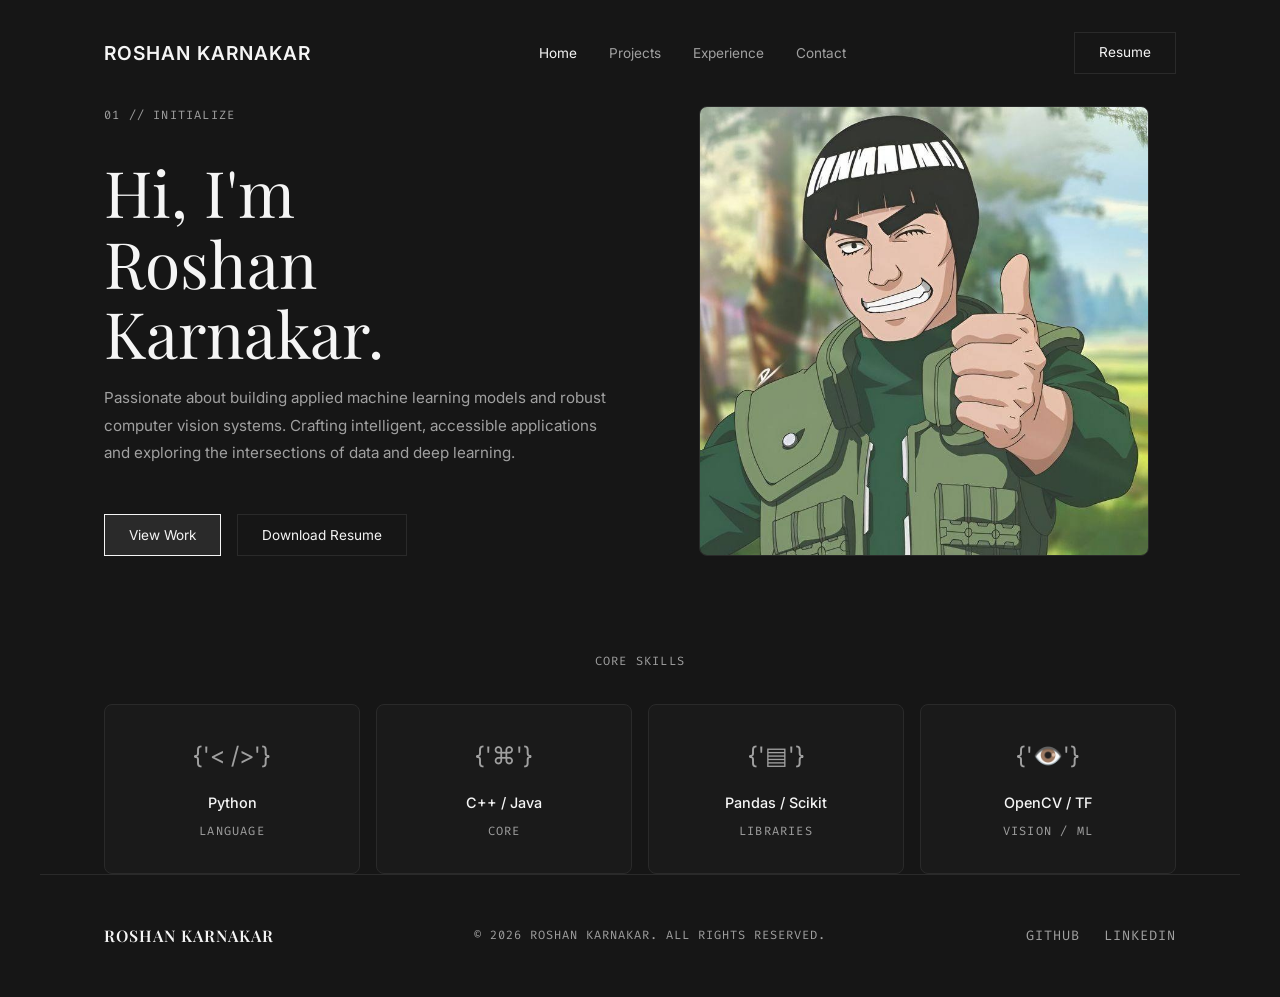
<file: index.html>
<!DOCTYPE html>
<html lang="en">
<head>
<meta charset="UTF-8">
<meta name="viewport" content="width=device-width, initial-scale=1.0">
<title>Roshan Karnakar | Portfolio</title>
<link rel="preconnect" href="https://fonts.googleapis.com">
<link rel="preconnect" href="https://fonts.gstatic.com" crossorigin>
<link href="https://fonts.googleapis.com/css2?family=Playfair+Display:wght@400;600&family=Inter:wght@300;400;500;600&family=Fira+Code:wght@400;500&display=swap" rel="stylesheet">
<link rel="stylesheet" href="style.css">
</head>
<body>

<!-- NAV -->
<nav>
  <a href="index.html" class="nav-logo">Roshan Karnakar</a>
  <ul class="nav-links">
    <li><a href="index.html" class="active">Home</a></li>
    <li><a href="projects.html">Projects</a></li>
    <li><a href="experience.html">Experience</a></li>
    <li><a href="contact.html">Contact</a></li>
  </ul>
  <a href="Roshan_resu.pdf" target="_blank" class="btn-outline">Resume</a>
</nav>

<!-- 01 // INITIALIZE -->
<section id="home" class="container">
  <div class="hero-grid">
    <div>
      <span class="mono section-label">01 // INITIALIZE</span>
      <h1 class="hero-title serif">Hi, I'm <br>Roshan Karnakar.</h1>
      <p class="section-desc">Passionate about building applied machine learning models and robust computer vision systems. Crafting intelligent, accessible applications and exploring the intersections of data and deep learning.</p>
      <div class="hero-buttons">
        <a href="projects.html" class="btn-solid">View Work</a>
        <a href="Roshan_resu.pdf" target="_blank" class="btn-outline">Download Resume</a>
      </div>
    </div>
    <div class="avatar-container zg-element-fast">
      <img src="lee_avatar.jpg" alt="Avatar">
    </div>
  </div>

  <div class="mono core-skills-header">CORE SKILLS</div>
  <div class="core-skills">
    <div class="skill-card zg-element">
      <div class="skill-icon">{'< />'}</div>
      <div class="skill-name">Python</div>
      <div class="mono">LANGUAGE</div>
    </div>
    <div class="skill-card zg-element-reverse">
      <div class="skill-icon">{'⌘'}</div>
      <div class="skill-name">C++ / Java</div>
      <div class="mono">CORE</div>
    </div>
    <div class="skill-card zg-element">
      <div class="skill-icon">{'▤'}</div>
      <div class="skill-name">Pandas / Scikit</div>
      <div class="mono">LIBRARIES</div>
    </div>
    <div class="skill-card zg-element-reverse">
      <div class="skill-icon">{'👁️'}</div>
      <div class="skill-name">OpenCV / TF</div>
      <div class="mono">VISION / ML</div>
    </div>
  </div>
</section>

<!-- FOOTER -->
<footer>
  <div class="ft-logo serif">Roshan Karnakar</div>
  <div class="ft-copy">© 2026 ROSHAN KARNAKAR. ALL RIGHTS RESERVED.</div>
  <div class="ft-links">
    <a href="https://github.com/RoshanKarnakar" target="_blank">GitHub</a>
    <a href="https://www.linkedin.com/in/roshan-karnakar-651619342/" target="_blank">LinkedIn</a>
  </div>
</footer>

</body>
</html>
</file>
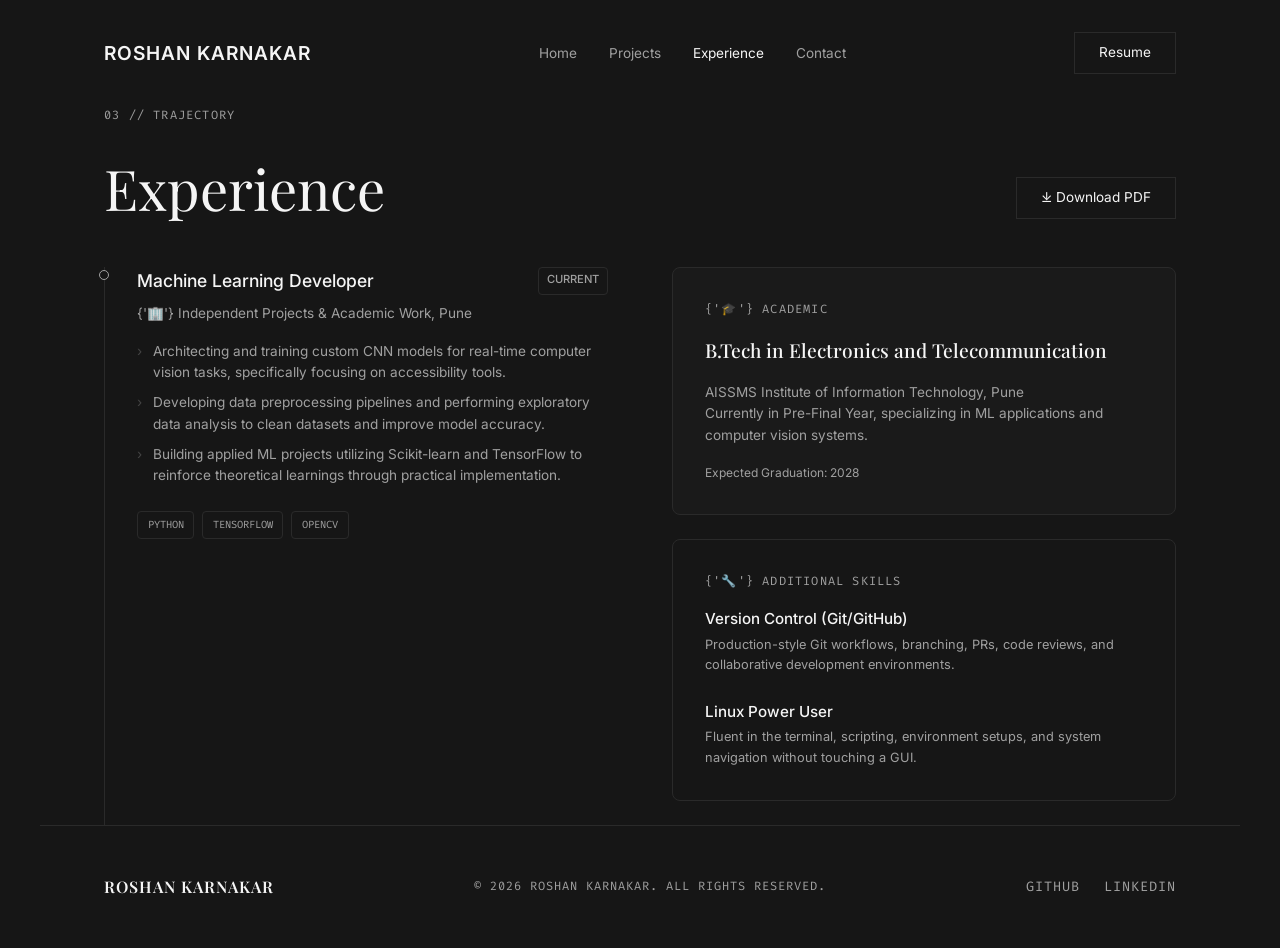
<file: experience.html>
<!DOCTYPE html>
<html lang="en">
<head>
<meta charset="UTF-8">
<meta name="viewport" content="width=device-width, initial-scale=1.0">
<title>Experience | Roshan Karnakar</title>
<link rel="preconnect" href="https://fonts.googleapis.com">
<link rel="preconnect" href="https://fonts.gstatic.com" crossorigin>
<link href="https://fonts.googleapis.com/css2?family=Playfair+Display:wght@400;600&family=Inter:wght@300;400;500;600&family=Fira+Code:wght@400;500&display=swap" rel="stylesheet">
<link rel="stylesheet" href="style.css">
</head>
<body>

<!-- NAV -->
<nav>
  <a href="index.html" class="nav-logo">Roshan Karnakar</a>
  <ul class="nav-links">
    <li><a href="index.html">Home</a></li>
    <li><a href="projects.html">Projects</a></li>
    <li><a href="experience.html" class="active">Experience</a></li>
    <li><a href="contact.html">Contact</a></li>
  </ul>
  <a href="Roshan_resu.pdf" target="_blank" class="btn-outline">Resume</a>
</nav>

<!-- 03 // TRAJECTORY -->
<section id="experience" class="container">
  <div class="traj-header">
    <div>
      <span class="mono section-label">03 // TRAJECTORY</span>
      <h2 class="section-title serif" style="margin-bottom:0;">Experience</h2>
    </div>
    <a href="Roshan_resu.pdf" target="_blank" class="btn-outline">⤓ Download PDF</a>
  </div>
  
  <div class="traj-grid">
    <div class="timeline">
      <div class="tl-item zg-element-reverse">
        <div class="tl-dot"></div>
        <div class="tl-title">Machine Learning Developer <span class="tl-badge">CURRENT</span></div>
        <div class="tl-org">{'🏢'} Independent Projects & Academic Work, Pune</div>
        <ul class="tl-desc">
          <li>Architecting and training custom CNN models for real-time computer vision tasks, specifically focusing on accessibility tools.</li>
          <li>Developing data preprocessing pipelines and performing exploratory data analysis to clean datasets and improve model accuracy.</li>
          <li>Building applied ML projects utilizing Scikit-learn and TensorFlow to reinforce theoretical learnings through practical implementation.</li>
        </ul>
        <div class="tl-tags">
          <span class="pc-tag">PYTHON</span>
          <span class="pc-tag">TENSORFLOW</span>
          <span class="pc-tag">OPENCV</span>
        </div>
      </div>
    </div>
    
    <div>
      <div class="panel-card zg-element">
        <div class="mono" style="margin-bottom:1rem;">{'🎓'} ACADEMIC</div>
        <h4 class="panel-title serif" style="font-size:1.2rem;">B.Tech in Electronics and Telecommunication</h4>
        <p class="panel-desc">AISSMS Institute of Information Technology, Pune<br>Currently in Pre-Final Year, specializing in ML applications and computer vision systems.</p>
        <div class="panel-meta">Expected Graduation: 2028</div>
      </div>
      
      <div class="panel-card zg-element-reverse" style="background: transparent;">
        <div class="mono" style="margin-bottom:1rem;">{'🔧'} ADDITIONAL SKILLS</div>
        
        <div style="margin-bottom:1.5rem;">
          <h5 class="panel-title" style="margin:0 0 0.2rem 0; font-size:0.95rem;">Version Control (Git/GitHub)</h5>
          <p class="panel-desc" style="font-size:0.8rem;">Production-style Git workflows, branching, PRs, code reviews, and collaborative development environments.</p>
        </div>
        
        <div>
          <h5 class="panel-title" style="margin:0 0 0.2rem 0; font-size:0.95rem;">Linux Power User</h5>
          <p class="panel-desc" style="font-size:0.8rem;">Fluent in the terminal, scripting, environment setups, and system navigation without touching a GUI.</p>
        </div>
      </div>
    </div>
  </div>
</section>

<!-- FOOTER -->
<footer>
  <div class="ft-logo serif">Roshan Karnakar</div>
  <div class="ft-copy">© 2026 ROSHAN KARNAKAR. ALL RIGHTS RESERVED.</div>
  <div class="ft-links">
    <a href="https://github.com/RoshanKarnakar" target="_blank">GitHub</a>
    <a href="https://www.linkedin.com/in/roshan-karnakar-651619342/" target="_blank">LinkedIn</a>
  </div>
</footer>

</body>
</html>
</file>
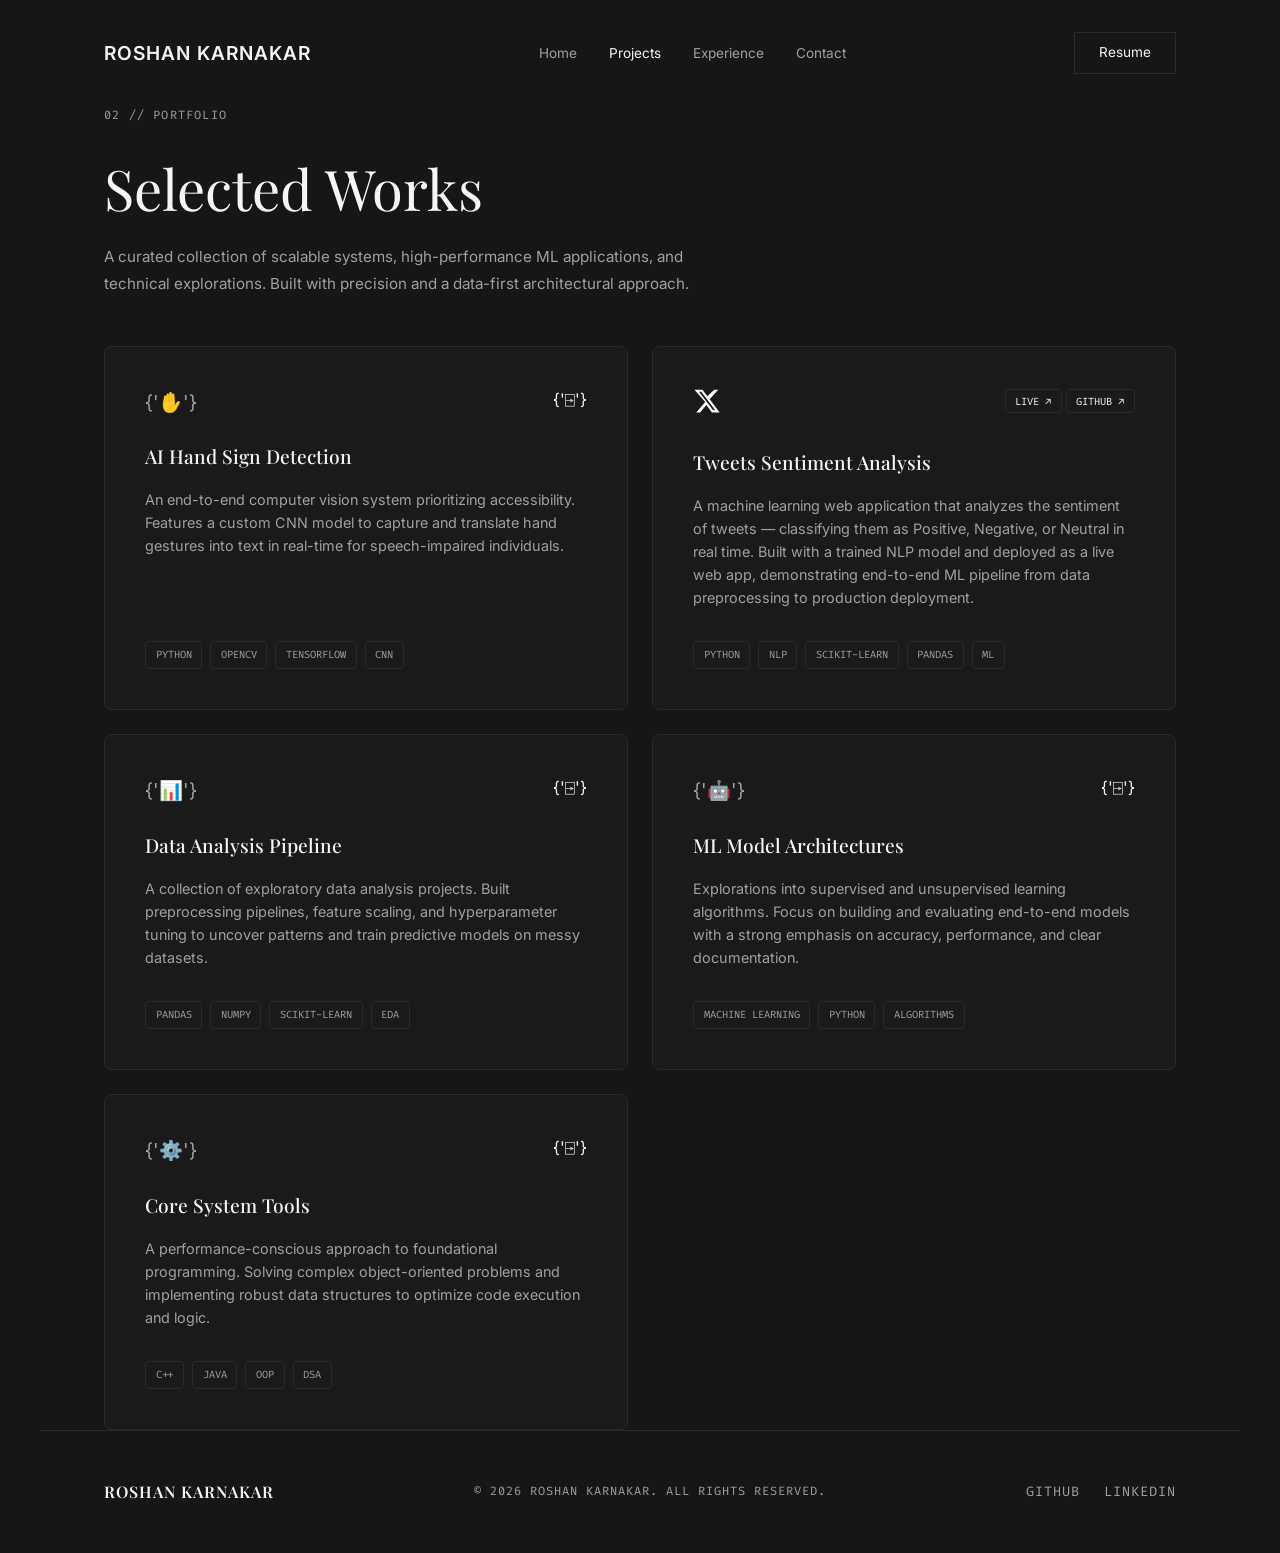
<file: projects.html>
<!DOCTYPE html>
<html lang="en">
<head>
<meta charset="UTF-8">
<meta name="viewport" content="width=device-width, initial-scale=1.0">
<title>Projects | Roshan Karnakar</title>
<link rel="preconnect" href="https://fonts.googleapis.com">
<link rel="preconnect" href="https://fonts.gstatic.com" crossorigin>
<link href="https://fonts.googleapis.com/css2?family=Playfair+Display:wght@400;600&family=Inter:wght@300;400;500;600&family=Fira+Code:wght@400;500&display=swap" rel="stylesheet">
<link rel="stylesheet" href="style.css">
</head>
<body>

<!-- NAV -->
<nav>
  <a href="index.html" class="nav-logo">Roshan Karnakar</a>
  <ul class="nav-links">
    <li><a href="index.html">Home</a></li>
    <li><a href="projects.html" class="active">Projects</a></li>
    <li><a href="experience.html">Experience</a></li>
    <li><a href="contact.html">Contact</a></li>
  </ul>
  <a href="Roshan_resu.pdf" target="_blank" class="btn-outline">Resume</a>
</nav>

<!-- 02 // PORTFOLIO -->
<section id="portfolio" class="container">
  <span class="mono section-label">02 // PORTFOLIO</span>
  <h2 class="section-title serif">Selected Works</h2>
  <p class="section-desc">A curated collection of scalable systems, high-performance ML applications, and technical explorations. Built with precision and a data-first architectural approach.</p>
  
  <div class="portfolio-grid">
    <div class="project-card zg-element">
      <div class="pc-header">
        <div class="pc-icon">{'✋'}</div>
        <div class="pc-links">{'⍈'}</div>
      </div>
      <h3 class="pc-title serif">AI Hand Sign Detection</h3>
      <p class="pc-desc">An end-to-end computer vision system prioritizing accessibility. Features a custom CNN model to capture and translate hand gestures into text in real-time for speech-impaired individuals.</p>
      <div class="pc-tags">
        <span class="pc-tag">PYTHON</span>
        <span class="pc-tag">OPENCV</span>
        <span class="pc-tag">TENSORFLOW</span>
        <span class="pc-tag">CNN</span>
      </div>
    </div>
  <div class="project-card zg-element">
  <div class="pc-header">
    <div class="pc-icon">
      <svg xmlns="http://www.w3.org/2000/svg" viewBox="0 0 24 24" width="28" height="28" fill="white">
        <path d="M18.244 2.25h3.308l-7.227 8.26 8.502 11.24H16.17l-4.714-6.231-5.401 6.231H2.746l7.73-8.835L1.254 2.25H8.08l4.253 5.622 5.911-5.622zm-1.161 17.52h1.833L7.084 4.126H5.117z"/>
      </svg>
    </div>
    <div class="pc-links">
      <a href="https://tweets-sentiment-analysis-j9jz.onrender.com" target="_blank" class="pc-tag" style="text-decoration:none; color:inherit;">LIVE ↗</a>
      <a href="https://github.com/RoshanKarnakar/tweets_Sentiment_Analysis" target="_blank" class="pc-tag" style="text-decoration:none; color:inherit;">GITHUB ↗</a>
    </div>
  </div>
  <h3 class="pc-title serif">Tweets Sentiment Analysis</h3>
  <p class="pc-desc">A machine learning web application that analyzes the sentiment of tweets — classifying them as Positive, Negative, or Neutral in real time. Built with a trained NLP model and deployed as a live web app, demonstrating end-to-end ML pipeline from data preprocessing to production deployment.</p>
  <div class="pc-tags">
    <span class="pc-tag">PYTHON</span>
    <span class="pc-tag">NLP</span>
    <span class="pc-tag">SCIKIT-LEARN</span>
    <span class="pc-tag">PANDAS</span>
    <span class="pc-tag">ML</span>
  </div>
</div>
    <div class="project-card zg-element-reverse">
      <div class="pc-header">
        <div class="pc-icon">{'📊'}</div>
        <div class="pc-links">{'⍈'}</div>
      </div>
      <h3 class="pc-title serif">Data Analysis Pipeline</h3>
      <p class="pc-desc">A collection of exploratory data analysis projects. Built preprocessing pipelines, feature scaling, and hyperparameter tuning to uncover patterns and train predictive models on messy datasets.</p>
      <div class="pc-tags">
        <span class="pc-tag">PANDAS</span>
        <span class="pc-tag">NUMPY</span>
        <span class="pc-tag">SCIKIT-LEARN</span>
        <span class="pc-tag">EDA</span>
      </div>
    </div>
    
    <div class="project-card zg-element">
      <div class="pc-header">
        <div class="pc-icon">{'🤖'}</div>
        <div class="pc-links">{'⍈'}</div>
      </div>
      <h3 class="pc-title serif">ML Model Architectures</h3>
      <p class="pc-desc">Explorations into supervised and unsupervised learning algorithms. Focus on building and evaluating end-to-end models with a strong emphasis on accuracy, performance, and clear documentation.</p>
      <div class="pc-tags">
        <span class="pc-tag">MACHINE LEARNING</span>
        <span class="pc-tag">PYTHON</span>
        <span class="pc-tag">ALGORITHMS</span>
      </div>
    </div>
    
    <div class="project-card zg-element-reverse">
      <div class="pc-header">
        <div class="pc-icon">{'⚙️'}</div>
        <div class="pc-links">{'⍈'}</div>
      </div>
      <h3 class="pc-title serif">Core System Tools</h3>
      <p class="pc-desc">A performance-conscious approach to foundational programming. Solving complex object-oriented problems and implementing robust data structures to optimize code execution and logic.</p>
      <div class="pc-tags">
        <span class="pc-tag">C++</span>
        <span class="pc-tag">JAVA</span>
        <span class="pc-tag">OOP</span>
        <span class="pc-tag">DSA</span>
      </div>
    </div>
  </div>
</section>

<!-- FOOTER -->
<footer>
  <div class="ft-logo serif">Roshan Karnakar</div>
  <div class="ft-copy">© 2026 ROSHAN KARNAKAR. ALL RIGHTS RESERVED.</div>
  <div class="ft-links">
    <a href="https://github.com/RoshanKarnakar" target="_blank">GitHub</a>
    <a href="https://www.linkedin.com/in/roshan-karnakar-651619342/" target="_blank">LinkedIn</a>
  </div>
</footer>

</body>
</html>
</file>
<file: style.css>
:root {
  --bg-dark: #161616;
  --bg-card: #1A1A1A;
  --bg-card-hover: #222222;
  --text-primary: #F5F5F5;
  --text-secondary: #A0A0A0;
  --border: #2A2A2A;
  --border-hover: #444444;
  --accent: #E0E0E0;
  --radius: 8px;

  font-family: 'Inter', sans-serif;
  background-color: var(--bg-dark);
  color: var(--text-primary);
}

* {
  margin: 0;
  padding: 0;
  box-sizing: border-box;
}

html {
  scroll-behavior: smooth;
}

body {
  line-height: 1.6;
  overflow-x: hidden;
}

/* TYPOGRAPHY */
h1,
h2,
h3,
.serif {
  font-family: 'Playfair Display', serif;
  font-weight: 400;
}

.mono {
  font-family: 'Fira Code', monospace;
  font-size: 0.75rem;
  text-transform: uppercase;
  letter-spacing: 0.1em;
  color: var(--text-secondary);
}



/* LAYOUT & UTILS */
.container {
  max-width: 1200px;
  margin: 0 auto;
  padding: 0 5%;
}

section {
  padding: 8rem 0;
}

.section-label {
  margin-bottom: 2rem;
  display: block;
}

.section-title {
  font-size: 3.5rem;
  line-height: 1.1;
  margin-bottom: 1.5rem;
}

.section-desc {
  color: var(--text-secondary);
  max-width: 600px;
  font-size: 0.95rem;
  line-height: 1.8;
  margin-bottom: 3rem;
}

/* NAV */
nav {
  display: flex;
  justify-content: space-between;
  align-items: center;
  padding: 2rem 5%;
  max-width: 1200px;
  margin: 0 auto;
}

.nav-logo {
  font-size: 1.2rem;
  font-weight: 600;
  text-decoration: none;
  color: var(--text-primary);
  text-transform: uppercase;
  letter-spacing: 1px;
}

.nav-links {
  display: flex;
  gap: 2rem;
  list-style: none;
}

.nav-links a {
  text-decoration: none;
  color: var(--text-secondary);
  font-size: 0.85rem;
  transition: color 0.2s;
}

.nav-links a:hover,
.nav-links a.active {
  color: var(--text-primary);
}

.btn-outline {
  border: 1px solid var(--border);
  background: transparent;
  color: var(--text-primary);
  padding: 0.6rem 1.5rem;
  font-size: 0.85rem;
  cursor: pointer;
  transition: all 0.2s;
  text-decoration: none;
  display: inline-flex;
  align-items: center;
  justify-content: center;
  height: 42px;
  line-height: 1;
}

.btn-outline:hover {
  border-color: var(--accent);
  background: var(--border);
}

.btn-solid {
  border: 1px solid var(--text-primary);
  background: var(--border);
  color: var(--text-primary);
  padding: 0.6rem 1.5rem;
  font-size: 0.85rem;
  cursor: pointer;
  transition: all 0.2s;
  text-decoration: none;
  display: inline-flex;
  align-items: center;
  justify-content: center;
  height: 42px;
  line-height: 1;
}

.btn-solid:hover {
  background: var(--text-primary);
  color: var(--bg-dark);
}

/* 01 // INITIALIZE */
.hero-grid {
  display: grid;
  grid-template-columns: 1fr 1fr;
  gap: 4rem;
  align-items: center;
}

.hero-title {
  font-size: 4rem;
  line-height: 1.1;
  margin-bottom: 1rem;
}

.hero-buttons {
  display: flex;
  align-items: center;
  gap: 1rem;
  margin-top: 2rem;
}

.avatar-container {
  width: 100%;
  max-width: 450px;
  aspect-ratio: 1;
  margin: 0 auto;
  background: #000;
  border: 1px solid var(--border);
  border-radius: var(--radius);
  overflow: hidden;
  display: flex;
  align-items: center;
  justify-content: center;
}

.avatar-container img {
  width: 100%;
  height: 100%;
  object-fit: cover;
}

.core-skills-header {
  text-align: center;
  margin: 6rem 0 2rem;
}

.core-skills {
  display: grid;
  grid-template-columns: repeat(4, 1fr);
  gap: 1rem;
}

.skill-card {
  background: var(--bg-card);
  border: 1px solid var(--border);
  padding: 2rem;
  border-radius: var(--radius);
  transition: all 0.3s;
  display: flex;
  flex-direction: column;
  align-items: center;
  justify-content: center;
  text-align: center;
}

.skill-card:hover {
  border-color: var(--border-hover);
  background: var(--bg-card-hover);
}

.skill-icon {
  font-size: 1.5rem;
  margin-bottom: 1rem;
  color: var(--text-secondary);
}

.skill-name {
  font-size: 0.9rem;
  font-weight: 500;
  margin-bottom: 0.5rem;
}

/* 02 // PORTFOLIO */
.portfolio-grid {
  display: grid;
  grid-template-columns: 1fr 1fr;
  gap: 1.5rem;
}

.project-card {
  background: var(--bg-card);
  border: 1px solid var(--border);
  border-radius: var(--radius);
  padding: 2.5rem;
  transition: all 0.3s;
  display: flex;
  flex-direction: column;
}

.project-card:hover {
  border-color: var(--border-hover);
  transform: translateY(-5px);
  background: var(--bg-card-hover);
}

.pc-header {
  display: flex;
  justify-content: space-between;
  align-items: flex-start;
  margin-bottom: 1.5rem;
}

.pc-icon {
  color: var(--text-secondary);
  font-size: 1.2rem;
}

.pc-title {
  font-size: 1.2rem;
  font-weight: 500;
  margin-bottom: 1rem;
}

.pc-desc {
  color: var(--text-secondary);
  font-size: 0.9rem;
  line-height: 1.6;
  margin-bottom: 2rem;
  flex-grow: 1;
}

.pc-tags {
  display: flex;
  gap: 0.5rem;
  flex-wrap: wrap;
}

.pc-tag {
  border: 1px solid var(--border);
  padding: 0.3rem 0.6rem;
  border-radius: 4px;
  font-size: 0.65rem;
  color: var(--text-secondary);
  font-family: 'Fira Code', monospace;
}

/* 03 // TRAJECTORY */
.traj-header {
  display: flex;
  justify-content: space-between;
  align-items: flex-end;
  margin-bottom: 3rem;
}

.traj-grid {
  display: grid;
  grid-template-columns: 1fr 1fr;
  gap: 4rem;
}

.timeline {
  border-left: 1px solid var(--border);
  padding-left: 2rem;
  position: relative;
}

.tl-item {
  position: relative;
  margin-bottom: 3rem;
}

.tl-dot {
  position: absolute;
  left: -2.35rem;
  top: 0.2rem;
  width: 10px;
  height: 10px;
  border-radius: 50%;
  border: 1px solid var(--text-secondary);
  background: var(--bg-dark);
}

.tl-title {
  font-size: 1.1rem;
  font-weight: 500;
  margin-bottom: 0.5rem;
  display: flex;
  justify-content: space-between;
}

.tl-badge {
  font-size: 0.7rem;
  border: 1px solid var(--border);
  padding: 0.2rem 0.5rem;
  border-radius: 4px;
  color: var(--text-secondary);
}

.tl-org {
  font-size: 0.85rem;
  color: var(--text-secondary);
  margin-bottom: 1rem;
  display: flex;
  align-items: center;
  gap: 0.5rem;
}

.tl-desc {
  list-style: none;
}

.tl-desc li {
  position: relative;
  padding-left: 1rem;
  font-size: 0.85rem;
  color: var(--text-secondary);
  margin-bottom: 0.5rem;
  line-height: 1.6;
}

.tl-desc li::before {
  content: '›';
  position: absolute;
  left: 0;
  color: var(--border-hover);
}

.tl-tags {
  display: flex;
  gap: 0.5rem;
  margin-top: 1.5rem;
}

.panel-card {
  background: var(--bg-card);
  border: 1px solid var(--border);
  padding: 2rem;
  border-radius: var(--radius);
  margin-bottom: 1.5rem;
}

.panel-card:hover {
  border-color: var(--border-hover);
  background: var(--bg-card-hover);
}

.panel-title {
  font-size: 1rem;
  font-weight: 500;
  margin: 1rem 0;
}

.panel-desc {
  font-size: 0.85rem;
  color: var(--text-secondary);
  line-height: 1.6;
}

.panel-meta {
  font-size: 0.75rem;
  color: var(--text-secondary);
  margin-top: 1rem;
}

/* 04 // CONTACT */
.contact-grid {
  display: grid;
  grid-template-columns: 1fr 1fr;
  gap: 4rem;
}

.form-card {
  background: var(--bg-card);
  border: 1px solid var(--border);
  padding: 2.5rem;
  border-radius: var(--radius);
}

.form-group {
  margin-bottom: 1.5rem;
}

.form-label {
  display: block;
  font-size: 0.75rem;
  color: var(--text-secondary);
  margin-bottom: 0.5rem;
  text-transform: uppercase;
  letter-spacing: 0.5px;
}

.form-input {
  width: 100%;
  background: transparent;
  border: 1px solid var(--border);
  color: var(--text-primary);
  padding: 0.8rem;
  border-radius: 4px;
  font-family: 'Inter', sans-serif;
  font-size: 0.9rem;
  transition: border 0.2s;
}

.form-input:focus {
  outline: none;
  border-color: var(--text-secondary);
}

textarea.form-input {
  min-height: 120px;
  resize: vertical;
}

.btn-submit {
  width: 100%;
  background: var(--border);
  color: var(--text-primary);
  border: 1px solid var(--border-hover);
  padding: 1rem;
  cursor: pointer;
  transition: all 0.2s;
  font-size: 0.9rem;
}

.btn-submit:hover {
  background: var(--border-hover);
}

.alt-routing h4 {
  font-size: 1.1rem;
  font-weight: 400;
  margin-bottom: 1.5rem;
}

.route-item {
  display: flex;
  align-items: center;
  gap: 1rem;
  padding: 1.2rem 0;
  border-bottom: 1px solid var(--border);
  text-decoration: none;
  color: inherit;
  transition: opacity 0.2s;
}

.route-item:hover {
  opacity: 0.8;
}

.route-icon {
  width: 32px;
  height: 32px;
  border: 1px solid var(--border);
  border-radius: 50%;
  display: flex;
  align-items: center;
  justify-content: center;
  font-size: 0.8rem;
  color: var(--text-secondary);
}

.route-text {
  display: flex;
  flex-direction: column;
  gap: 0.2rem;
}

.route-label {
  font-size: 0.65rem;
  text-transform: uppercase;
  letter-spacing: 1px;
  color: var(--text-secondary);
}

.route-val {
  font-size: 0.9rem;
}

.terminal-meta {
  margin-top: 3rem;
  font-family: 'Fira Code', monospace;
  font-size: 0.65rem;
  color: var(--border-hover);
  line-height: 1.8;
}

.terminal-meta span {
  display: block;
}

.terminal-meta span::before {
  content: '■ ';
  color: var(--border-hover);
}

/* FOOTER */
footer {
  border-top: 1px solid var(--border);
  padding: 3rem 5%;
  display: flex;
  justify-content: space-between;
  align-items: center;
  max-width: 1200px;
  margin: 0 auto;
}

.ft-logo {
  font-size: 1rem;
  font-weight: 600;
  text-transform: uppercase;
  letter-spacing: 1px;
}

.ft-copy {
  font-size: 0.75rem;
  color: var(--text-secondary);
  font-family: 'Fira Code', monospace;
  text-transform: uppercase;
  letter-spacing: 1px;
}

.ft-links {
  display: flex;
  gap: 1.5rem;
}

.ft-links a {
  color: var(--text-secondary);
  text-decoration: none;
  font-size: 0.85rem;
  font-family: 'Fira Code', monospace;
  text-transform: uppercase;
  letter-spacing: 1px;
  transition: color 0.2s;
}

.ft-links a:hover {
  color: var(--text-primary);
}

@media (max-width: 900px) {

  .hero-grid,
  .portfolio-grid,
  .traj-grid,
  .contact-grid,
  .core-skills {
    grid-template-columns: 1fr;
  }

  .core-skills {
    grid-template-columns: 1fr 1fr;
  }

  .hero-title {
    font-size: 3rem;
  }

  .avatar-container {
    max-width: 300px;
  }

  footer {
    flex-direction: column;
    gap: 1.5rem;
    text-align: center;
  }
}
</file>
